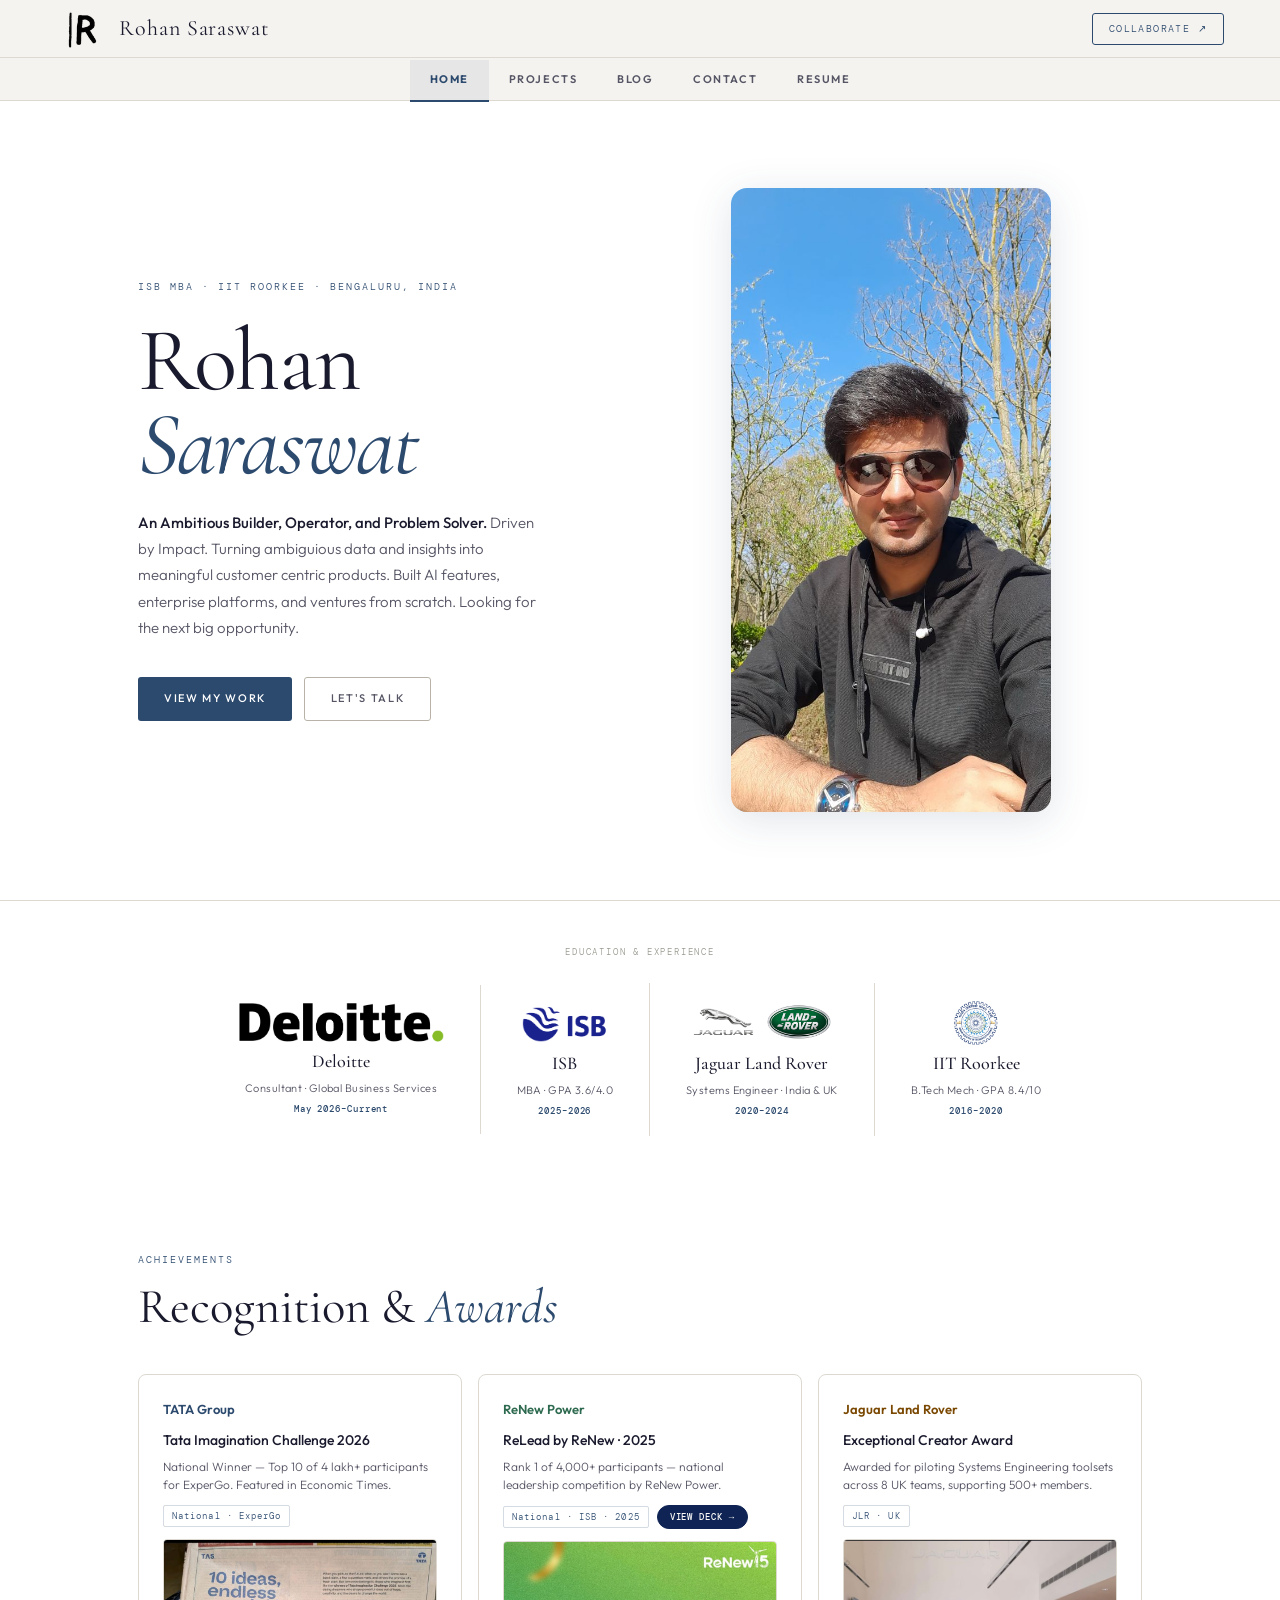
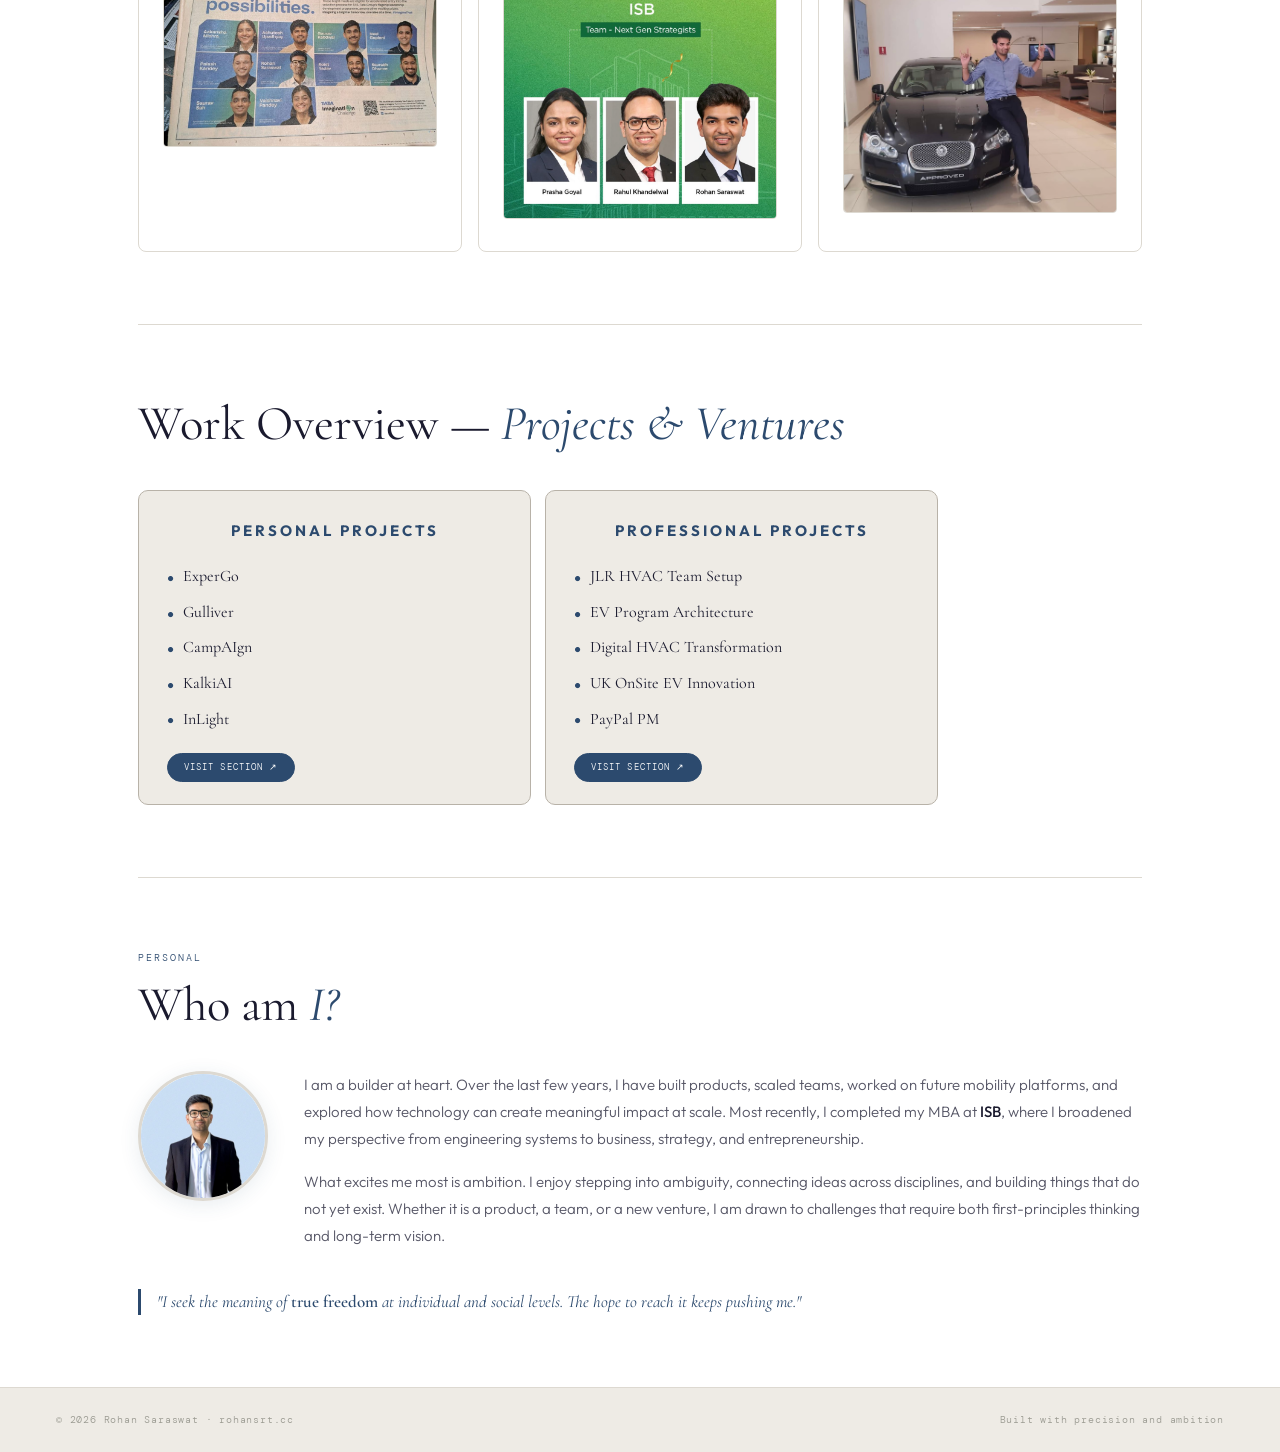
<file: index.html>
<!DOCTYPE html>
<html lang="en">
<head>
<meta charset="UTF-8"/>
<meta name="viewport" content="width=device-width,initial-scale=1.0"/>
<title>Rohan Saraswat — Builder · Operator · Problem Solver</title>
<link rel="icon" type="image/png" href="assets/images/nav-logo.png"/>
<link rel="preconnect" href="https://fonts.googleapis.com"/>
<link href="https://fonts.googleapis.com/css2?family=Cormorant+Garamond:ital,wght@0,300;0,400;0,600;1,300;1,400&family=DM+Mono:wght@300;400;500&family=Outfit:wght@300;400;500;600&display=swap" rel="stylesheet"/>
<link rel="stylesheet" href="css/styles.css"/>

</head>
<body>

<nav>
  <div class="nav-top">
    <a class="nav-logo" href="index.html">
      <img src="assets/images/nav-logo.png" alt="IR"/>
      <span class="nav-logo-text">Rohan Saraswat</span>
    </a>
    <a class="nav-cta" href="contact.html">Collaborate ↗</a>
  </div>
  <div class="nav-tabs">
    <a class="nav-tab active" data-page="home" href="index.html">Home</a>
    <a class="nav-tab" data-page="projects" href="projects.html">Projects</a>
    <a class="nav-tab" data-page="blog" href="blog.html">Blog</a>
    <a class="nav-tab" data-page="contact" href="contact.html">Contact</a>
    <a class="nav-tab" data-page="resume" href="resume.html">Resume</a>
  </div>
</nav>

<!-- ═══════════════ HOME ═══════════════ -->
<div class="page active" id="page-home">
  <div class="wrap">
    <div class="hero">
      <div class="hero-left">
        <p class="hero-eyebrow">ISB MBA · IIT Roorkee · Bengaluru, India</p>
        <h1 class="hero-name">Rohan<br/><em>Saraswat</em></h1>
        <p class="hero-tagline"><strong>An Ambitious Builder, Operator, and Problem Solver.</strong> Driven by Impact. Turning ambiguious data and insights into meaningful customer centric products. Built AI features, enterprise platforms, and ventures from scratch. Looking for the next big opportunity.</p>
        <div class="hero-ctas">
          <a class="btn btn-navy" href="projects.html">View My Work</a>
          <a class="btn btn-outline" href="contact.html">Let's Talk</a>
        </div>
      </div>
      <div class="hero-right">
        <div class="hero-right-bg"></div>
        <img src="assets/images/hero-photo.jpg" alt="Rohan Saraswat" class="hero-photo"/>
      </div>
    </div>
  </div>

  <div class="orgs-section">
    <div class="wrap">
      <p class="orgs-label">Education &amp; Experience</p>
      <div class="orgs-row">
        <div class="org-pill"><img src="assets/images/Deloitte Logo.png" alt="Deloitte" class="org-icon" style="height:40px"/><div class="org-name">Deloitte</div><div class="org-detail">Consultant · Global Business Services</div><div class="org-tenure">May 2026–Current</div></div>
        <div class="org-pill"><img src="assets/images/Logo ISB.png" alt="ISB" class="org-icon" height="58"/><div class="org-name">ISB</div><div class="org-detail">MBA · GPA 3.6/4.0</div><div class="org-tenure">2025–2026</div></div>
        <div class="org-pill"><img src="assets/images/Logo JLR.png" alt="Jaguar Land Rover" class="org-icon" height="58"/><div class="org-name">Jaguar Land Rover</div><div class="org-detail">Systems Engineer · India &amp; UK</div><div class="org-tenure">2020–2024</div></div>
        <div class="org-pill"><img src="assets/images/Logo IIT Roorkee.png" alt="IIT Roorkee" class="org-icon" height="58"/><div class="org-name">IIT Roorkee</div><div class="org-detail">B.Tech Mech · GPA 8.4/10</div><div class="org-tenure">2016–2020</div></div>
      </div>
    </div>
  </div>

  <div class="wrap">
    <div class="section">
      <p class="eyebrow">Achievements</p>
      <h2 class="section-title">Recognition &amp; <em>Awards</em></h2>
      <div class="ach-grid">
        <div class="ach-card">
          <div class="ach-org ach-org--navy">TATA Group</div>
          <div class="ach-title">Tata Imagination Challenge 2026</div>
          <div class="ach-sub">National Winner — Top 10 of 4 lakh+ participants for ExperGo. Featured in Economic Times.</div>
          <div class="ach-tag">National · ExperGo</div>
          <img src="assets/images/achievement-tata.jpg" alt="TIC Economic Times feature" class="tic-img"/>
        </div>
        <div class="ach-card">
          <div class="ach-org ach-org--green">ReNew Power</div>
          <div class="ach-title">ReLead by ReNew · 2025</div>
          <div class="ach-sub">Rank 1 of 4,000+ participants — national leadership competition by ReNew Power.</div>
          <div class="ach-tag-row">
            <div class="ach-tag">National · ISB · 2025</div>
            <a class="ach-deck-link" href="assets/pdf/ISB_NextGenStrategists_Final_Deck.pdf" target="_blank" rel="noopener">View Deck →</a>
          </div>
          <img src="assets/images/Image for ReNew Power box.png" alt="Image for Renew Power achievement" class="tic-img"/>
        </div>
        <div class="ach-card">
          <div class="ach-org ach-org--amber">Jaguar Land Rover</div>
          <div class="ach-title">Exceptional Creator Award</div>
          <div class="ach-sub">Awarded for piloting Systems Engineering toolsets across 8 UK teams, supporting 500+ members.</div>
          <div class="ach-tag">JLR · UK</div>
          <img src="assets/images/Image for Exceptional Creator box.jpg" alt="Image for exceptional creator award" class="tic-img"/>
        </div>
      </div>
    </div>

    <div class="section">
      <h2 class="section-title">Work Overview — <em>Projects &amp; Ventures</em></h2>
      <div class="proj-summary-grid">
        <a class="proj-summary-card" href="projects.html#self">
          <div class="proj-summary-header">
            <div class="proj-summary-header-text">
              <span class="proj-summary-label">Personal Projects</span>
            </div>
          </div>
          <div class="proj-summary-list">
            <div class="proj-summary-item">ExperGo</div>
            <div class="proj-summary-item">Gulliver</div>
            <div class="proj-summary-item">CampAIgn</div>
            <div class="proj-summary-item">KalkiAI</div>
            <div class="proj-summary-item">InLight</div>
          </div>
          <div class="proj-summary-cta">Visit Section ↗</div>
        </a>
        <a class="proj-summary-card" href="projects.html#professional">
          <div class="proj-summary-header">
            <div class="proj-summary-header-text">
              <span class="proj-summary-label">Professional Projects</span>
            </div>
          </div>
          <div class="proj-summary-list">
            <div class="proj-summary-item">JLR HVAC Team Setup</div>
            <div class="proj-summary-item">EV Program Architecture</div>
            <div class="proj-summary-item">Digital HVAC Transformation</div>
            <div class="proj-summary-item">UK OnSite EV Innovation</div>
            <div class="proj-summary-item">PayPal PM</div>
          </div>
          <div class="proj-summary-cta">Visit Section ↗</div>
        </a>
      </div>
    </div>

    <div class="section">
      <p class="eyebrow">Personal</p>
      <h2 class="section-title">Who am <em>I?</em></h2>
      <div class="about-hero">
        <div class="about-photo-circle"><img src="assets/images/about-photo.jpg" alt="Rohan Saraswat"/></div>
        <div class="flex-1">
          <div class="about-body">
            <p>I am a builder at heart. Over the last few years, I have built products, scaled teams, worked on future mobility platforms, and explored how technology can create meaningful impact at scale. Most recently, I completed my MBA at <strong>ISB</strong>, where I broadened my perspective from engineering systems to business, strategy, and entrepreneurship.</p>
            <p>What excites me most is ambition. I enjoy stepping into ambiguity, connecting ideas across disciplines, and building things that do not yet exist. Whether it is a product, a team, or a new venture, I am drawn to challenges that require both first-principles thinking and long-term vision.</p>
          </div>
        </div>
      </div>
      <p class="blog-freedom-line">"I seek the meaning of <em>true freedom</em> at individual and social levels. The hope to reach it keeps pushing me."</p>
    </div>
  </div>
</div>

<footer>
  <span class="footer-text">© 2026 Rohan Saraswat · rohansrt.cc</span>
  <span class="footer-text">Built with precision and ambition</span>
</footer>

<script src="js/app.js"></script>
</body>
</html>
</file>
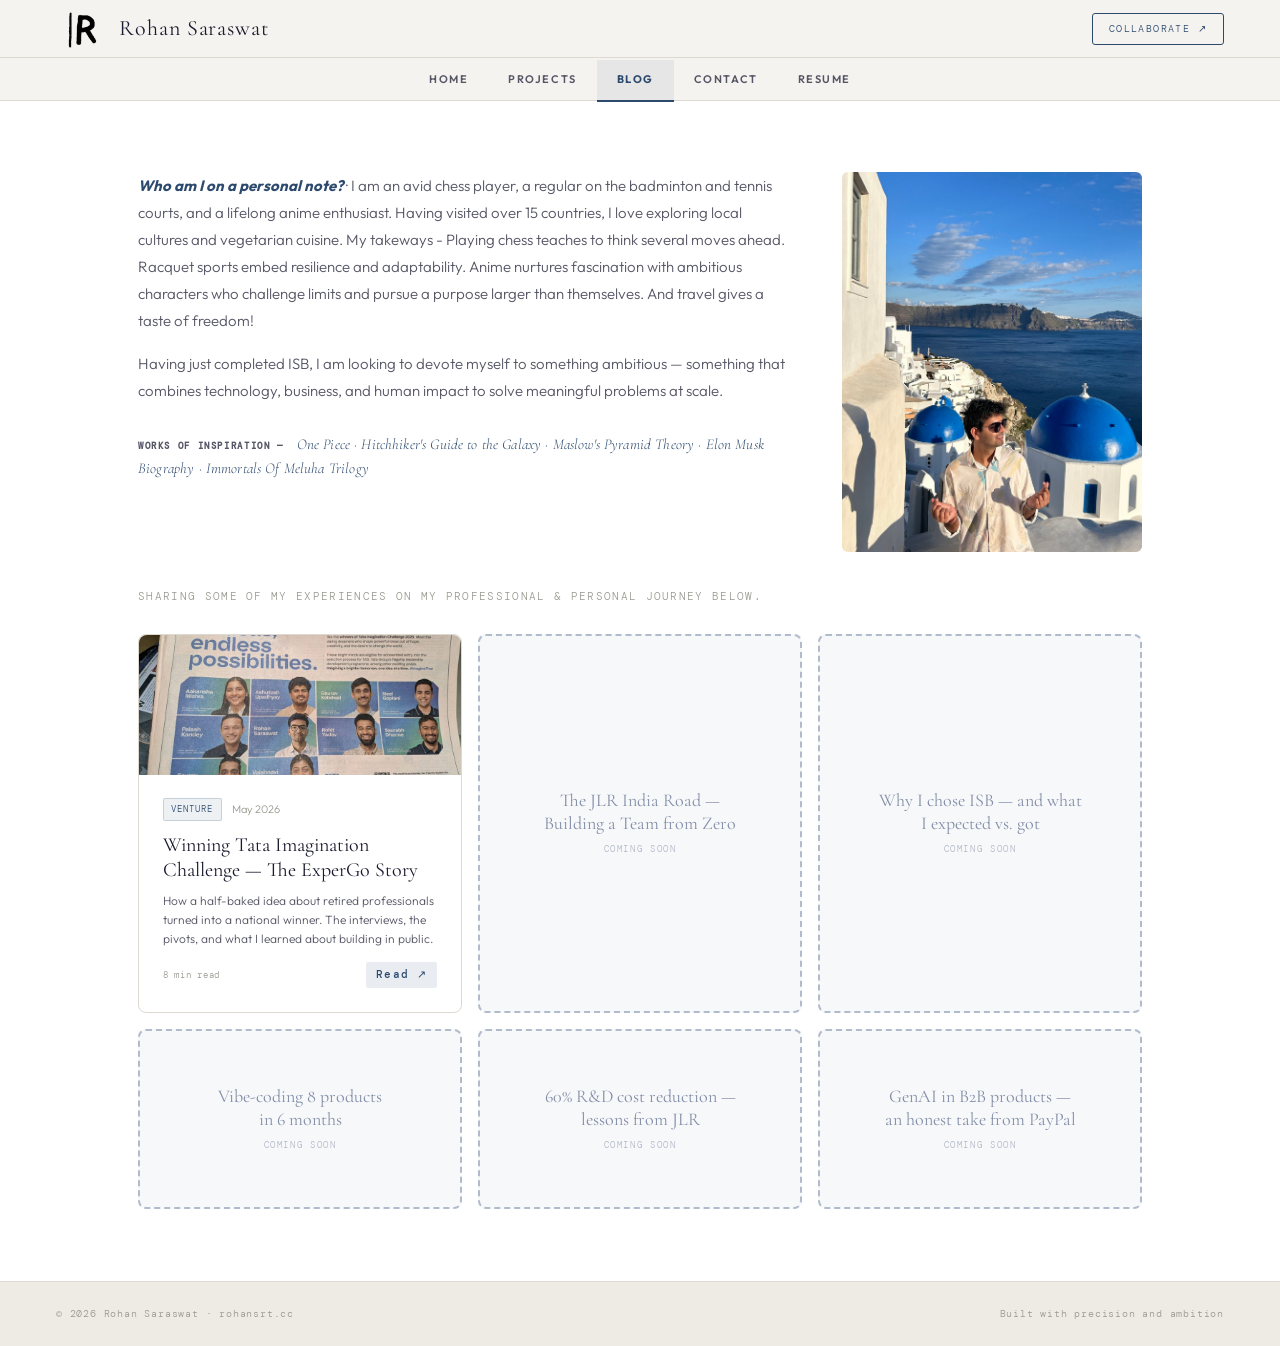
<file: blog.html>
<!DOCTYPE html>
<html lang="en">
<head>
<meta charset="UTF-8"/>
<meta name="viewport" content="width=device-width,initial-scale=1.0"/>
<title>Rohan Saraswat — Blog</title>
<link rel="icon" type="image/png" href="assets/images/nav-logo.png"/>
<link rel="preconnect" href="https://fonts.googleapis.com"/>
<link href="https://fonts.googleapis.com/css2?family=Cormorant+Garamond:ital,wght@0,300;0,400;0,600;1,300;1,400&family=DM+Mono:wght@300;400;500&family=Outfit:wght@300;400;500;600&display=swap" rel="stylesheet"/>
<link rel="stylesheet" href="css/styles.css"/>
</head>
<body>

<nav>
  <div class="nav-top">
    <a class="nav-logo" href="index.html">
      <img src="assets/images/nav-logo.png" alt="IR"/>
      <span class="nav-logo-text">Rohan Saraswat</span>
    </a>
    <a class="nav-cta" href="contact.html">Collaborate ↗</a>
  </div>
  <div class="nav-tabs">
    <a class="nav-tab" data-page="home" href="index.html">Home</a>
    <a class="nav-tab" data-page="projects" href="projects.html">Projects</a>
    <a class="nav-tab active" data-page="blog" href="blog.html">Blog</a>
    <a class="nav-tab" data-page="contact" href="contact.html">Contact</a>
    <a class="nav-tab" data-page="resume" href="resume.html">Resume</a>
  </div>
</nav>

<!-- ═══════════════ BLOG ═══════════════ -->
<div class="page active" id="page-blog">
  <div class="wrap">
    <div class="section">
      <div class="blog-intro-split">
        <div class="blog-intro-text">
          <div class="about-body" style="margin-bottom:28px">
            <p><span style="font-style:italic;color:#2c4a6e;font-weight:700;">Who am I on a personal note?</span> · I am an avid chess player, a regular on the badminton and tennis courts, and a lifelong anime enthusiast. Having visited over 15 countries, I love exploring local cultures and vegetarian cuisine. My takeways - Playing chess teaches to think several moves ahead. Racquet sports embed resilience and adaptability. Anime nurtures fascination with ambitious characters who challenge limits and pursue a purpose larger than themselves. And travel gives a taste of freedom!</p>
            <p>Having just completed ISB, I am looking to devote myself to something ambitious — something that combines technology, business, and human impact to solve meaningful problems at scale.</p>
          </div>
          <div class="inspo-inline">
            <span class="inspo-label" style="display:inline;margin-right:10px">Works of inspiration —</span>
            <span class="inspo-inline-tags">One Piece · Hitchhiker's Guide to the Galaxy · Maslow's Pyramid Theory · Elon Musk Biography · Immortals Of Meluha Trilogy </span>
          </div>
        </div>
        <div class="blog-intro-image">
          <img src="assets/images/Rohan Greece.jpg" alt="Rohan in Greece" class="blog-intro-img"/>
        </div>
      </div>
      <p class="blog-sharing-line">Sharing some of my experiences on my professional &amp; personal journey below.</p>
      <div class="blog-grid">
        <div class="blog-card blog-card--live" id="tic-blog-card" role="button" tabindex="0" aria-label="Read blog post: Winning Tata Imagination Challenge">
          <img src="assets/images/achievement-tata.jpg" alt="Tata Imagination Challenge" class="blog-card-thumb"/>
          <div class="blog-meta"><span class="blog-tag blog-tag-venture">Venture</span><span class="blog-date">May 2026</span></div>
          <div class="blog-title">Winning Tata Imagination Challenge — The ExperGo Story</div>
          <div class="blog-excerpt">How a half-baked idea about retired professionals turned into a national winner. The interviews, the pivots, and what I learned about building in public.</div>
          <div class="blog-footer"><span class="blog-read">8 min read</span><span class="blog-status-live">Read ↗</span></div>
        </div>
        <div class="blog-card blog-card--placeholder">
          <div class="blog-ph-inner">
            <div class="blog-ph-name">The JLR India Road —<br/>Building a Team from Zero</div>
            <span class="blog-ph-label">Coming Soon</span>
          </div>
        </div>
        <div class="blog-card blog-card--placeholder">
          <div class="blog-ph-inner">
            <div class="blog-ph-name">Why I chose ISB — and what<br/>I expected vs. got</div>
            <span class="blog-ph-label">Coming Soon</span>
          </div>
        </div>
        <div class="blog-card blog-card--placeholder">
          <div class="blog-ph-inner">
            <div class="blog-ph-name">Vibe-coding 8 products<br/>in 6 months</div>
            <span class="blog-ph-label">Coming Soon</span>
          </div>
        </div>
        <div class="blog-card blog-card--placeholder">
          <div class="blog-ph-inner">
            <div class="blog-ph-name">60% R&amp;D cost reduction —<br/>lessons from JLR</div>
            <span class="blog-ph-label">Coming Soon</span>
          </div>
        </div>
        <div class="blog-card blog-card--placeholder">
          <div class="blog-ph-inner">
            <div class="blog-ph-name">GenAI in B2B products —<br/>an honest take from PayPal</div>
            <span class="blog-ph-label">Coming Soon</span>
          </div>
        </div>
      </div>
    </div>
  </div>
</div>

<footer>
  <span class="footer-text">© 2026 Rohan Saraswat · rohansrt.cc</span>
  <span class="footer-text">Built with precision and ambition</span>
</footer>

<!-- TIC Blog Modal -->
<div id="tic-blog-modal" class="blg-overlay" role="dialog" aria-modal="true" aria-label="Winning Tata Imagination Challenge blog post">
  <div class="blg-modal">
    <button class="blg-close-btn" aria-label="Close">✕</button>

    <div class="blg-header">
      <div class="blg-header-meta">
        <span class="blog-tag blog-tag-venture">Venture</span>
        <span class="blog-date">May 2026</span>
        <span class="blg-read-time">8 min read</span>
      </div>
      <h1 class="blg-title">Winning Tata Imagination Challenge: Five Rounds, One Idea, and a Very Busy Summer</h1>
    </div>

    <img src="assets/images/achievement-tata.jpg" alt="Tata Imagination Challenge — Economic Times feature" class="blg-hero-img"/>

    <div class="blg-body">
      <p>When I joined ISB, I expected the year to be intense. I expected classes, assignments, networking events, and eventually placements. What I did not expect was that one of the most memorable experiences of the year would come from a business idea competition.</p>

      <p>The Tata Imagination Challenge started as just another opportunity on my calendar. Like many students, I signed up thinking it would be a good learning experience. I had no idea that a few months later I would be standing among the winners of one of India's most prestigious business challenges.</p>

      <p>The idea I entered with was ExperGO, a platform built around a simple observation. After seeing my father retire from the Indian Railways, I began wondering what happens to decades of experience when professionals leave the workforce. India has millions of retired experts, yet startups struggle to find affordable guidance and students often graduate without practical industry exposure. It felt like there was a gap worth solving.</p>

      <p>The competition was structured across five stages, and each stage demanded something different.</p>

      <p>The early rounds rewarded creativity. A good idea and a compelling story could take you forward. But as the competition progressed, the questions became harder and more practical. Judges wanted to understand the business model, the economics, the scalability, and the real-world challenges. Every round felt like peeling another layer off the idea.</p>

      <p>I quickly realised that progressing in the competition was less about defending my original concept and more about improving it.</p>

      <p>One person who played a major role in that process was my mentor, Manzar. Throughout the journey, he consistently challenged my assumptions and pushed me to think more clearly. Whenever my pitch became too complicated, he reminded me to focus on the problem. Whenever I got lost in details, he brought me back to the bigger picture.</p>

      <p>The best mentors do not give answers. They help you discover better questions. Manzar did exactly that.</p>

      <p>As exciting as the competition was, the timing could not have been more challenging.</p>

      <p>The final stages coincided almost perfectly with placement season at ISB. Anyone who has experienced placements knows how mentally consuming that period can be. There is preparation, uncertainty, interview schedules, networking conversations, and the constant pressure of making important career decisions.</p>

      <p>For several weeks, my days felt split between two worlds. One part of the day was dedicated to placements. The other was spent refining pitches, reviewing feedback, and preparing for the next round of the competition. There were many late nights and more than a few moments when I questioned whether I had taken on too much.</p>

      <p>Looking back, that balancing act taught me as much as the competition itself.</p>

      <p>The day the results were announced is difficult to describe. Winning felt wonderful, of course. But the strongest emotion was not excitement. It was gratitude. Gratitude for the mentors who invested their time, the friends who listened to endless pitch rehearsals, and the opportunity to test an idea on such a large stage.</p>

      <p>The trophy was meaningful, but the bigger takeaway was confidence.</p>

      <p>Confidence that ideas can come from everyday observations. Confidence that good mentorship can dramatically improve your thinking. And confidence that even during the busiest phases of life, it is worth making room for something you genuinely believe in.</p>

      <p>Long after the certificates and photographs are forgotten, that is probably the lesson I will remember most.</p>
    </div>
  </div>
</div>

<script>
(function() {
  var overlay = document.getElementById('tic-blog-modal');
  var card = document.getElementById('tic-blog-card');
  var scrollY = 0;

  function openModal() {
    scrollY = window.scrollY;
    overlay.classList.add('open');
    document.body.style.position = 'fixed';
    document.body.style.top = '-' + scrollY + 'px';
    document.body.style.width = '100%';
    document.body.style.overflowY = 'scroll';
  }

  function closeModal() {
    overlay.classList.remove('open');
    document.body.style.position = '';
    document.body.style.top = '';
    document.body.style.width = '';
    document.body.style.overflowY = '';
    window.scrollTo(0, scrollY);
  }

  if (card) {
    card.addEventListener('click', openModal);
    card.addEventListener('keydown', function(e) {
      if (e.key === 'Enter' || e.key === ' ') { e.preventDefault(); openModal(); }
    });
  }

  overlay.querySelector('.blg-close-btn').addEventListener('click', closeModal);

  overlay.addEventListener('click', function(e) {
    if (e.target === overlay) closeModal();
  });

  document.addEventListener('keydown', function(e) {
    if (e.key === 'Escape' && overlay.classList.contains('open')) closeModal();
  });
})();
</script>

<script src="js/app.js"></script>
</body>
</html>
</file>
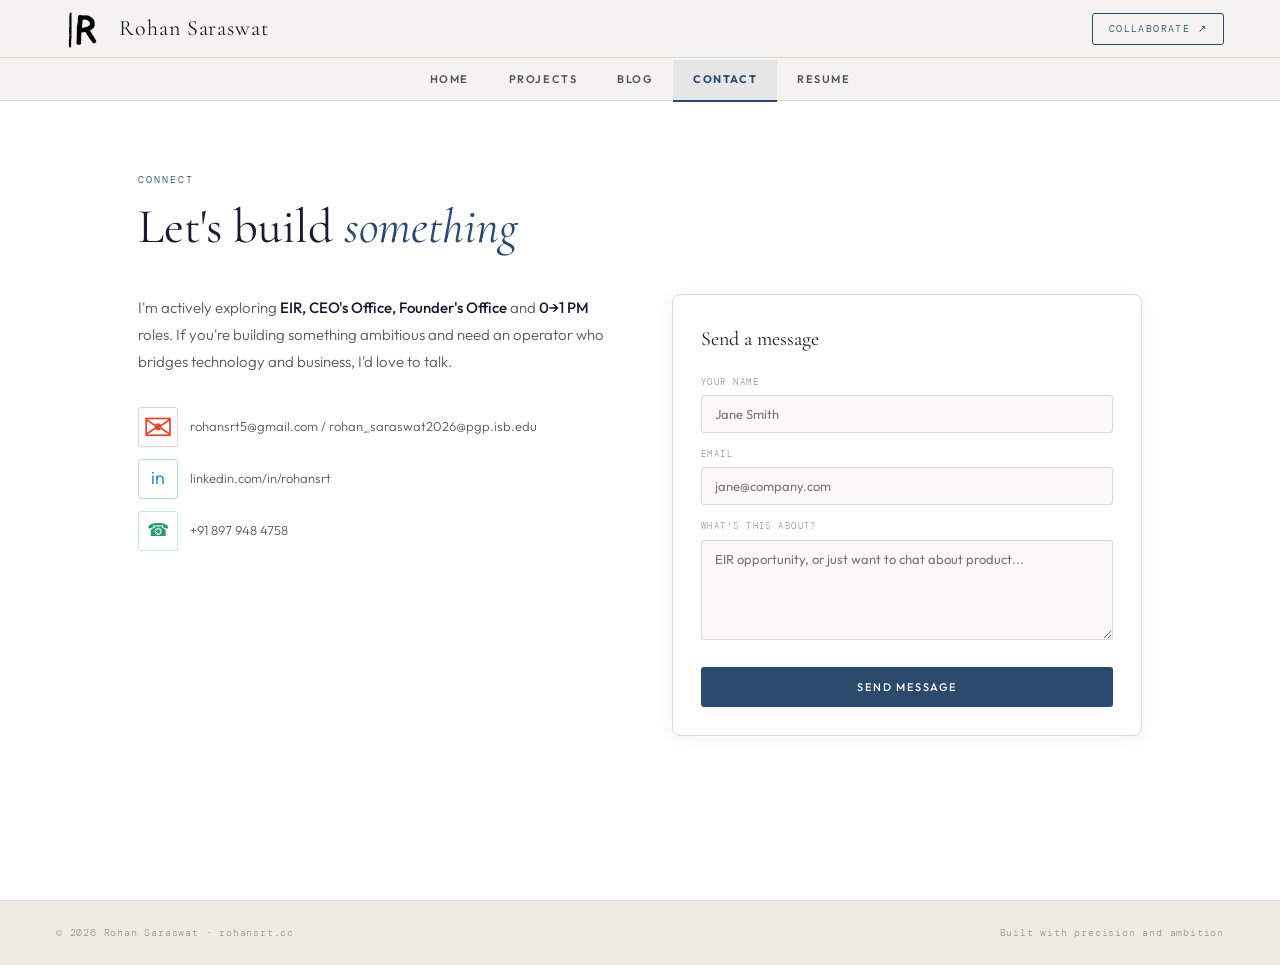
<file: contact.html>
<!DOCTYPE html>
<html lang="en">
<head>
<meta charset="UTF-8"/>
<meta name="viewport" content="width=device-width,initial-scale=1.0"/>
<title>Rohan Saraswat — Contact</title>
<link rel="icon" type="image/png" href="assets/images/nav-logo.png"/>
<link rel="preconnect" href="https://fonts.googleapis.com"/>
<link href="https://fonts.googleapis.com/css2?family=Cormorant+Garamond:ital,wght@0,300;0,400;0,600;1,300;1,400&family=DM+Mono:wght@300;400;500&family=Outfit:wght@300;400;500;600&display=swap" rel="stylesheet"/>
<link rel="stylesheet" href="css/styles.css"/>
</head>
<body>

<nav>
  <div class="nav-top">
    <a class="nav-logo" href="index.html">
      <img src="assets/images/nav-logo.png" alt="IR"/>
      <span class="nav-logo-text">Rohan Saraswat</span>
    </a>
    <a class="nav-cta" href="contact.html">Collaborate ↗</a>
  </div>
  <div class="nav-tabs">
    <a class="nav-tab" data-page="home" href="index.html">Home</a>
    <a class="nav-tab" data-page="projects" href="projects.html">Projects</a>
    <a class="nav-tab" data-page="blog" href="blog.html">Blog</a>
    <a class="nav-tab active" data-page="contact" href="contact.html">Contact</a>
    <a class="nav-tab" data-page="resume" href="resume.html">Resume</a>
  </div>
</nav>

<!-- ═══════════════ CONTACT ═══════════════ -->
<div class="page active" id="page-contact">
  <div class="wrap">
    <div class="section">
      <p class="eyebrow">Connect</p>
      <h2 class="section-title">Let's build <em>something</em></h2>
      <div class="contact-grid">
        <div>
          <p class="contact-body">I'm actively exploring <strong>EIR, CEO's Office, Founder's Office</strong> and <strong>0→1 PM</strong> roles. If you're building something ambitious and need an operator who bridges technology and business, I'd love to talk.</p>
          <div class="contact-links">
            <a href="mailto:rohansrt5@gmail.com" class="contact-link"><span class="contact-icon">✉</span>rohansrt5@gmail.com / rohan_saraswat2026@pgp.isb.edu</a>
            <a href="https://linkedin.com/in/rohansrt" target="_blank" class="contact-link"><span class="contact-icon">in</span>linkedin.com/in/rohansrt</a>
            <a href="tel:+918979484758" class="contact-link"><span class="contact-icon">☎</span>+91 897 948 4758</a>
          </div>
        </div>
        <div class="contact-form">
          <div class="form-title">Send a message</div>
          <form action="https://api.web3forms.com/submit" method="POST">
            <input type="hidden" name="access_key" value="a8c02efa-1925-42f5-9fc1-88210848b2ce"/>
            <input type="hidden" name="redirect" value="false"/>
            <div class="form-group"><label class="form-label">Your name</label><input type="text" name="name" class="form-input" placeholder="Jane Smith" required/></div>
            <div class="form-group"><label class="form-label">Email</label><input type="email" name="email" class="form-input" placeholder="jane@company.com" required/></div>
            <div class="form-group"><label class="form-label">What's this about?</label><textarea name="message" class="form-input" placeholder="EIR opportunity, or just want to chat about product..." required></textarea></div>
            <button type="submit" class="form-submit">Send Message</button>
          </form>
        </div>
      </div>
    </div>
  </div>
</div>

<footer>
  <span class="footer-text">© 2026 Rohan Saraswat · rohansrt.cc</span>
  <span class="footer-text">Built with precision and ambition</span>
</footer>

<script src="js/app.js"></script>

</body>
</html>
</file>
<file: css/styles.css>
/* ── Reset ─────────────────────────────────────────────────────────────── */
*,*::before,*::after{box-sizing:border-box;margin:0;padding:0}
html{scroll-behavior:smooth}
:root{
  --bg:#f5f3ef;
  --surface:#ffffff;
  --surface2:#eeebe5;
  --border:#ddd9d1;
  --border2:#b8b2a8;
  --navy:#2c4a6e;
  --navy-light:#4a6fa5;
  --text:#1a1a2e;
  --muted:#555565;
  --dim:#999990;
  --green:#2d6a4f;
  --amber:#7a4800;
}
body{background:#ffffff;color:var(--text);font-family:'Outfit',sans-serif;font-weight:300;line-height:1.6;min-height:100vh}
a{color:inherit;text-decoration:none}

/* ── Nav ────────────────────────────────────────────────────────────────── */
nav{position:fixed;top:0;left:0;right:0;z-index:200;background:rgba(245,243,239,0.96);backdrop-filter:blur(12px);border-bottom:1px solid var(--border);display:flex;flex-direction:column}
.nav-top{display:flex;align-items:center;justify-content:space-between;padding:0 56px;height:58px;border-bottom:1px solid var(--border)}
.nav-logo{display:flex;align-items:center;gap:10px;cursor:pointer;text-decoration:none}
.nav-logo img{height:38px;width:auto;filter:brightness(0)}
.nav-logo-text{font-family:'Cormorant Garamond',serif;font-size:22px;font-weight:400;letter-spacing:.04em;color:var(--text)}
.nav-cta{font-family:'DM Mono',monospace;font-size:10px;letter-spacing:.14em;text-transform:uppercase;padding:7px 16px;border:1px solid var(--navy);color:var(--navy);border-radius:3px;cursor:pointer;background:none;transition:background .2s,color .2s}
.nav-cta:hover{background:var(--navy);color:#fff}
.nav-tabs{display:flex;align-items:stretch;justify-content:center;padding:0 56px;height:42px;gap:0}
.nav-tab{display:flex;align-items:center;padding:0 20px;font-size:11px;letter-spacing:.14em;text-transform:uppercase;color:var(--muted);cursor:pointer;border:none;background:none;font-family:'Outfit',sans-serif;font-weight:600;border-bottom:2px solid transparent;position:relative;top:2px;transition:color .2s,border-color .2s;white-space:nowrap}
.nav-tab:hover{color:var(--navy)}
.nav-tab.active{color:var(--navy);border-bottom-color:var(--navy);font-weight:700;background:rgba(15,36,84,0.06)}

/* ── Pages ─────────────────────────────────────────────────────────────── */
.page{display:none;min-height:100vh;padding-top:100px}
.page.active{display:block}
.wrap{max-width:1100px;margin:0 auto;padding:0 48px}
.section{padding:72px 0}
.section+.section{border-top:1px solid var(--border)}

/* ── Typography ─────────────────────────────────────────────────────────── */
.eyebrow{font-family:'DM Mono',monospace;font-size:10px;letter-spacing:.2em;text-transform:uppercase;color:var(--navy);margin-bottom:12px}
.eyebrow--section-title{font-size:13px;font-weight:700;letter-spacing:.25em;text-align:center;margin-bottom:24px}
.section-title{font-family:'Cormorant Garamond',serif;font-size:clamp(32px,3.8vw,50px);font-weight:400;line-height:1.1;margin-bottom:40px;color:var(--text)}
.section-title em{font-style:italic;color:var(--navy)}

/* ── Buttons ────────────────────────────────────────────────────────────── */
.btn{display:inline-flex;align-items:center;gap:8px;padding:12px 26px;font-family:'Outfit',sans-serif;font-size:11px;letter-spacing:.15em;text-transform:uppercase;cursor:pointer;border-radius:3px;font-weight:500;transition:all .2s}
.btn-navy{background:var(--navy);color:#fff;border:none}
.btn-navy:hover{opacity:.88;transform:translateY(-1px)}
.btn-outline{background:none;border:1px solid var(--border2);color:var(--muted)}
.btn-outline:hover{border-color:var(--navy);color:var(--navy)}

/* ── HOME: Hero ─────────────────────────────────────────────────────────── */
.hero{min-height:calc(100vh - 100px);display:grid;grid-template-columns:1fr 1fr;align-items:center}
.hero-left{padding:60px 40px 60px 0;display:flex;flex-direction:column;justify-content:center}
.hero-eyebrow{font-family:'DM Mono',monospace;font-size:10px;letter-spacing:.2em;color:var(--navy);margin-bottom:24px;text-transform:uppercase}
.hero-name{font-family:'Cormorant Garamond',serif;font-size:clamp(56px,7vw,92px);font-weight:400;line-height:.93;letter-spacing:-.02em;margin-bottom:24px;color:var(--text)}
.hero-name em{font-style:italic;color:var(--navy)}
.hero-tagline{font-size:15px;color:var(--muted);max-width:400px;line-height:1.75;margin-bottom:36px}
.hero-tagline strong{color:var(--text);font-weight:500}
.hero-ctas{display:flex;gap:12px}
.hero-right{position:relative;height:100%;min-height:500px;display:flex;align-items:center;justify-content:center;overflow:hidden}
.hero-right-bg{display:none}
.hero-photo{position:relative;z-index:2;height:78%;width:auto;max-width:320px;object-fit:cover;object-position:top center;border-radius:16px;box-shadow:0 8px 40px rgba(44,74,110,.15)}

/* ── HOME: Orgs ───────────────────────────────────────────────────────── */
.orgs-section{padding:44px 0;border-top:1px solid var(--border)}
.orgs-label{font-family:'DM Mono',monospace;font-size:9px;letter-spacing:.2em;text-transform:uppercase;color:var(--dim);margin-bottom:24px;text-align:center}
.orgs-row{display:flex;align-items:center;justify-content:center;flex-wrap:wrap}
.org-pill{display:flex;flex-direction:column;align-items:center;padding:18px 36px;border-right:1px solid var(--border);gap:4px}
.org-pill:last-child{border-right:none}
.org-icon{height:44px;width:auto;object-fit:contain}
.org-name{font-family:'Cormorant Garamond',serif;font-size:18px;font-weight:500;color:var(--text)}
.org-detail{font-size:11px;color:var(--muted);letter-spacing:.04em}
.org-tenure{font-family:'DM Mono',monospace;font-size:9px;color:var(--navy);letter-spacing:.1em;font-weight:500}

/* ── HOME: Achievements ────────────────────────────────────────────────── */
.ach-grid{display:grid;grid-template-columns:repeat(auto-fill,minmax(260px,1fr));gap:16px}
.ach-card{background:var(--surface);padding:24px;border:1px solid var(--border);border-radius:8px;transition:box-shadow .2s}
.ach-card:hover{box-shadow:0 4px 20px rgba(44,74,110,.1)}
.ach-org{font-size:13px;font-weight:600;margin-bottom:10px}
.ach-title{font-size:14px;font-weight:500;color:var(--text);margin-bottom:6px}
.ach-sub{font-size:12px;color:var(--muted);line-height:1.55}
.ach-tag-row{display:flex;align-items:center;gap:8px;margin-top:10px;flex-wrap:nowrap}
.ach-tag-row .ach-tag{margin-top:0;white-space:nowrap}
.ach-tag{display:inline-block;margin-top:10px;font-family:'DM Mono',monospace;font-size:9px;letter-spacing:.12em;padding:3px 8px;border:1px solid rgba(44,74,110,.2);color:var(--navy);border-radius:2px}
.tic-img{width:100%;border-radius:4px;margin-top:12px;border:1px solid var(--border)}

/* ── HOME: Pinned ──────────────────────────────────────────────────────── */
.pinned-grid{display:grid;grid-template-columns:repeat(3,1fr);gap:16px}
.pinned-card{background:var(--surface);padding:24px;border:1px solid var(--border);border-radius:8px;cursor:pointer;position:relative;overflow:hidden;transition:box-shadow .2s}
.pinned-card::after{content:'';position:absolute;bottom:0;left:0;right:0;height:2px;background:var(--navy);transform:scaleX(0);transform-origin:left;transition:transform .3s}
.pinned-card:hover{box-shadow:0 4px 20px rgba(44,74,110,.1)}
.pinned-card:hover::after{transform:scaleX(1)}
.pinned-stage{font-family:'DM Mono',monospace;font-size:9px;letter-spacing:.14em;text-transform:uppercase;padding:3px 8px;border-radius:2px;display:inline-block;margin-bottom:12px}
.stage-live{background:rgba(45,106,79,.08);color:var(--green);border:1px solid rgba(45,106,79,.2)}
.stage-shipped{background:rgba(44,74,110,.08);color:var(--navy);border:1px solid rgba(44,74,110,.2)}
.stage-mvp{background:rgba(122,72,0,.08);color:var(--amber);border:1px solid rgba(122,72,0,.2)}
.pinned-name{font-family:'Cormorant Garamond',serif;font-size:20px;font-weight:400;margin-bottom:6px;color:var(--text)}
.pinned-tagline{font-size:12px;color:var(--muted);line-height:1.5;margin-bottom:14px}
.pinned-arrow{font-size:11px;color:var(--navy);letter-spacing:.08em}

/* ── HOME: Project Summary ─────────────────────────────────────────────── */
.proj-summary-grid{display:grid;grid-template-columns:1fr 1fr;gap:14px;max-width:800px}
.proj-summary-card{background:var(--surface2);padding:28px 28px 22px;border:1px solid var(--border2);border-radius:10px;display:flex;flex-direction:column;cursor:pointer;transition:box-shadow .2s;text-decoration:none;color:inherit;position:relative;overflow:hidden}
.proj-summary-card::after{content:'';position:absolute;bottom:0;left:0;right:0;height:2px;background:var(--navy);transform:scaleX(0);transform-origin:left;transition:transform .3s}
.proj-summary-card:hover{box-shadow:0 4px 20px rgba(44,74,110,.1)}
.proj-summary-card:hover::after{transform:scaleX(1)}
.proj-summary-header{display:flex;align-items:center;justify-content:center;margin-bottom:16px}
.proj-summary-header-text{display:flex;flex-direction:column;gap:3px;align-items:center}
.proj-summary-label{font-family:'Outfit',sans-serif;font-size:15px;font-weight:700;letter-spacing:.2em;text-transform:uppercase;color:var(--navy);text-align:center}
.proj-summary-list{display:flex;flex-direction:column;flex:1}
.proj-summary-item{font-family:'Cormorant Garamond',serif;font-size:16px;font-weight:400;color:var(--text);padding:5px 0;display:flex;align-items:center;gap:9px}
.proj-summary-item::before{content:'•';color:var(--navy);font-size:22px;line-height:1;flex-shrink:0;font-weight:900}
.proj-summary-cta{font-family:'DM Mono',monospace;font-size:9px;letter-spacing:.12em;text-transform:uppercase;color:#fff;background:var(--navy);border:1px solid var(--navy);border-radius:20px;padding:6px 16px;margin-top:16px;display:inline-flex;align-items:center;gap:5px;align-self:flex-start;transition:background .2s,color .2s,border-color .2s}
.proj-summary-card:hover .proj-summary-cta{background:var(--navy-light);border-color:var(--navy-light)}
.ach-deck-link{display:inline-flex;align-items:center;gap:4px;margin-top:0;font-family:'DM Mono',monospace;font-size:9px;font-weight:500;letter-spacing:.1em;text-transform:uppercase;padding:4px 12px;white-space:nowrap;background:#0F2454;color:#FBFAF8;border:1.5px solid #0F2454;border-radius:20px;transition:background .2s,color .2s}
.ach-deck-link:hover{background:transparent;color:#0F2454}

/* ── ABOUT ───────────────────────────────────────────────────────────────── */
.about-hero{display:flex;gap:36px;align-items:flex-start;margin-bottom:40px}
.about-photo-circle{width:130px;height:130px;border-radius:50%;overflow:hidden;border:3px solid var(--border);box-shadow:0 4px 20px rgba(44,74,110,.1);flex-shrink:0}
.about-photo-circle img{width:100%;height:100%;object-fit:cover;object-position:top center}
.about-body{font-size:15px;color:var(--muted);line-height:1.8}
.about-body p+p{margin-top:16px}
.about-body strong{color:var(--text);font-weight:500}
.about-body em{color:var(--navy);font-style:normal}
.about-quote{border-left:3px solid var(--navy);padding:12px 20px;font-family:'Cormorant Garamond',serif;font-size:18px;font-weight:300;color:var(--muted);font-style:italic;line-height:1.5;margin:28px 0}
.inspo-label{font-family:'DM Mono',monospace;font-size:9px;letter-spacing:.18em;text-transform:uppercase;color:var(--dim);margin-bottom:10px}
.inspo-tags{display:flex;flex-wrap:wrap;gap:8px}
.inspo-tag{padding:5px 12px;border:1px solid var(--border2);font-size:12px;color:var(--muted);border-radius:3px}
.seeking-box{border:1px solid var(--border);border-radius:6px;padding:20px 24px;margin-top:24px;background:var(--surface)}
.seeking-row{display:flex;align-items:center;gap:10px;font-size:13px;color:var(--muted);padding:6px 0}
.seeking-row span:first-child{color:var(--navy)}

/* ── ABOUT: Timeline ─────────────────────────────────────────────────────── */
.timeline-grid{display:grid;grid-template-columns:1fr 1fr;gap:60px}
.tl-wrap{position:relative;padding-left:24px}
.tl-wrap::before{content:'';position:absolute;left:0;top:6px;bottom:6px;width:1px;background:var(--border)}
.tl-item{position:relative;margin-bottom:32px}
.tl-dot{position:absolute;left:-29px;top:5px;width:10px;height:10px;border-radius:50%;background:var(--bg);border:2px solid var(--navy);box-shadow:0 0 0 3px rgba(44,74,110,.1)}
.tl-dot.dim{border-color:var(--dim);box-shadow:none}
.tl-date{font-family:'DM Mono',monospace;font-size:9px;color:var(--navy);letter-spacing:.1em;margin-bottom:4px}
.tl-date.dim{color:var(--dim)}
.tl-role{font-size:14px;font-weight:500;color:var(--text)}
.tl-org{font-size:12px;color:var(--muted);margin-bottom:6px}
.tl-impact{font-size:12px;color:var(--dim);line-height:1.6}
.skill-cluster-name{font-family:'DM Mono',monospace;font-size:9px;font-weight:700;letter-spacing:.18em;text-transform:uppercase;color:var(--navy);margin-bottom:12px;padding-bottom:8px;border-bottom:1px solid var(--border)}
.skill-list{display:flex;flex-direction:column;gap:7px}
.skill-item{font-size:13px;color:var(--muted);display:flex;gap:8px;align-items:center}
.skill-item::before{content:'—';color:var(--dim);font-size:10px;flex-shrink:0}
.skills-cols{display:grid;grid-template-columns:repeat(3,1fr);gap:32px}
@media(max-width:680px){.skills-cols{grid-template-columns:1fr;gap:20px}}

/* ── PROJECTS ────────────────────────────────────────────────────────────── */
.proj-section-header{display:flex;align-items:baseline;gap:16px;margin-bottom:20px}
.proj-section-label{font-family:'Cormorant Garamond',serif;font-size:24px;font-weight:400;color:var(--text)}
.proj-count{font-family:'DM Mono',monospace;font-size:9px;color:var(--dim);letter-spacing:.08em}
.proj-grid{display:grid;grid-template-columns:repeat(2,1fr);gap:16px}

/* ── Two-column project layout ─────────────────────────────────────────── */
.proj-columns{display:grid;grid-template-columns:1fr 1fr;gap:32px;align-items:start}
.proj-col{}
.proj-col-header{margin-bottom:20px;padding-bottom:14px;border-bottom:2px solid var(--navy)}
.proj-col-title{font-family:'Cormorant Garamond',serif;font-size:22px;font-weight:500;color:var(--text)}
.proj-col-sub{font-family:'DM Mono',monospace;font-size:9px;letter-spacing:.12em;color:var(--dim);margin-top:3px;text-transform:uppercase}
.sticky-board{display:flex;flex-direction:column;gap:14px}

/* ── Sticky card ────────────────────────────────────────────────────────── */
.sticky-card{background:#fff;border:1px solid #e0dbd4;border-radius:4px;padding:18px 20px;position:relative;transition:box-shadow .25s,transform .25s;cursor:default}
.sticky-card::before{content:'';position:absolute;top:0;left:0;right:0;height:3px;border-radius:4px 4px 0 0;background:var(--navy);opacity:.3}
.sticky-card:hover{box-shadow:0 6px 24px rgba(44,74,110,.13);transform:translateY(-2px) rotate(0deg) !important}
.sticky-yellow{background:#fefce8}
.sticky-yellow::before{background:#7a4800}
.sticky-tilt-1{transform:rotate(-0.4deg)}
.sticky-tilt-2{transform:rotate(0.3deg)}
.sticky-tilt-3{transform:rotate(-0.2deg)}
.sticky-top{display:flex;align-items:center;justify-content:space-between;margin-bottom:8px}
.sticky-name{font-family:'Cormorant Garamond',serif;font-size:20px;font-weight:500;color:var(--text);line-height:1.2;margin-bottom:5px}
.sticky-line{font-size:12px;color:var(--muted);line-height:1.55}
.sticky-expand-btn{margin-top:12px;font-family:'DM Mono',monospace;font-size:9px;letter-spacing:.14em;text-transform:uppercase;background:none;border:1px solid var(--border2);color:var(--navy);padding:4px 10px;border-radius:2px;cursor:pointer;transition:background .15s,color .15s}
.sticky-expand-btn:hover{background:var(--navy);color:#fff}
.sticky-expand-btn.open{background:var(--navy);color:#fff}
.sticky-details{display:none;margin-top:12px;padding-top:12px;border-top:1px solid var(--border)}
.sticky-details.open{display:block}
.sticky-meta{margin-bottom:8px}
.sticky-meta .meta-label{display:block;margin-bottom:2px}

@media(max-width:900px){.proj-columns{grid-template-columns:1fr}}

.proj-card{background:var(--surface);padding:20px 24px;border:1px solid var(--border);border-radius:8px;transition:box-shadow .2s}
.proj-card:hover{box-shadow:0 4px 20px rgba(44,74,110,.1)}
.proj-card-header{display:flex;align-items:center;justify-content:space-between;gap:8px;cursor:pointer;user-select:none;margin-bottom:6px}
.proj-card-header-left{display:flex;align-items:center;gap:8px}
.proj-card-header-right{display:flex;align-items:center;gap:8px;flex-shrink:0}
.proj-role{font-family:'DM Mono',monospace;font-size:9px;color:var(--dim);letter-spacing:.08em}
.proj-name{font-family:'Cormorant Garamond',serif;font-size:21px;font-weight:400;color:var(--text);line-height:1.2;margin-bottom:4px}
.proj-tagline{font-size:12px;color:var(--muted);line-height:1.5;margin-bottom:10px}
.proj-tags{display:flex;flex-wrap:wrap;gap:5px}
.proj-tag{font-size:10px;padding:2px 7px;background:var(--surface2);color:var(--muted);border-radius:2px}
.proj-expand-btn{width:28px;height:28px;border-radius:50%;border:1px solid var(--border2);background:none;cursor:pointer;display:flex;align-items:center;justify-content:center;font-size:16px;color:var(--navy);flex-shrink:0;transition:background .2s,transform .3s;line-height:1;font-weight:300}
.proj-expand-btn:hover{background:var(--surface2)}
.proj-expand-btn.open{transform:rotate(45deg)}
.proj-details{display:none;margin-top:16px;padding-top:16px;border-top:1px solid var(--border)}
.proj-details.open{display:block}
.proj-meta-grid{display:grid;grid-template-columns:1fr 1fr;gap:12px;margin-bottom:14px}
.meta-label{font-family:'DM Mono',monospace;font-size:8px;letter-spacing:.14em;text-transform:uppercase;color:var(--dim);margin-bottom:3px}
.meta-val{font-size:12px;color:var(--muted);line-height:1.45}
.meta-val strong{color:var(--text);font-weight:500}
.proj-footer{display:flex;justify-content:space-between;align-items:center;margin-top:12px}
.proj-link{font-family:'DM Mono',monospace;font-size:10px;letter-spacing:.1em;color:var(--navy);display:flex;align-items:center;gap:5px;transition:gap .2s;cursor:pointer}
.proj-link:hover{gap:9px}
.proj-link-na{font-family:'DM Mono',monospace;font-size:10px;color:var(--dim);letter-spacing:.06em}
.proj-showcase{width:100%;max-width:960px;margin:0 auto}
.proj-sep{margin-top:48px;padding-top:40px;border-top:1px solid var(--border)}
.proj-divider{height:1px;background:var(--border);margin:14px 0}

/* ── Projects row ────────────────────────────────────────────────────────── */
#page-projects .wrap{max-width:1100px}

/* ── Project Category Tabs ── */
.proj-tabs{
  display:flex;
  gap:0;
  border-bottom:1px solid var(--border);
  margin-bottom:0;
}
.proj-tab{
  font-family:'Outfit',sans-serif;
  font-size:11px;
  letter-spacing:.14em;
  text-transform:uppercase;
  color:var(--muted);
  background:none;
  border:none;
  border-bottom:2px solid transparent;
  padding:0 28px 14px 0;
  cursor:pointer;
  position:relative;
  bottom:-1px;
  transition:color .2s,border-color .2s;
  font-weight:300;
}
.proj-tab:hover{color:var(--navy)}
.proj-tab.active{color:var(--navy);border-bottom-color:var(--navy);font-weight:500}

/* ── Project Tab Panels ── */
.proj-tab-panel{display:none}
.proj-tab-panel.active{display:block}

.proj-cards-row{
  display:grid;
  grid-template-columns:repeat(3,1fr);
  gap:16px;
  margin-top:40px;
}

/* ── ExperGo Card ────────────────────────────────────────────────────────── */
.eg-card{
  background:#FBFAF8;
  border:2px solid #0F2454;
  border-radius:20px;
  padding:22px 22px 0 22px;
  box-sizing:border-box;
  display:flex;
  flex-direction:column;
  aspect-ratio:4/3;
  overflow:hidden;
  min-width:0;
}

.eg-card--placeholder{
  border:2px dashed #b0bbcc;
  background:#f7f8fa;
  display:flex;
  align-items:center;
  justify-content:center;
  aspect-ratio:4/3;
  border-radius:20px;
}
.eg-placeholder-inner{opacity:0.35}
.eg-placeholder-label{
  font-family:'DM Mono',monospace;
  font-size:10px;
  letter-spacing:3px;
  color:#0F2454;
  text-transform:uppercase;
}

/* Named placeholder (Gulliver, CampAIgn) */
.eg-named-placeholder{
  display:flex;
  flex-direction:column;
  align-items:center;
  gap:10px;
}
.eg-np-name{
  font-family:'Cormorant Garamond',serif;
  font-size:clamp(22px,2.4vw,40px);
  font-weight:400;
  color:#0F2454;
  letter-spacing:-0.01em;
  opacity:0.55;
  line-height:1;
}
.eg-named-placeholder .eg-placeholder-label{opacity:0.35}


/* Row 1: title left, VIEW MVP right — same baseline */
.eg-row1{
  display:flex;
  align-items:flex-start;
  justify-content:space-between;
  gap:10px;
  flex-shrink:0;
  min-width:0;
}
.eg-title{
  font-family:'Cormorant Garamond',serif;
  font-size:clamp(19px,2.04vw,32.6px);
  font-weight:400;
  color:#0F2454;
  line-height:0.95;
  letter-spacing:-0.01em;
  min-width:0;
}
.eg-title--sm{
  font-size:clamp(22px,2.4vw,38px);
}
.eg-mvp-btn{
  display:inline-flex;
  align-items:center;
  gap:6px;
  padding:0 14px;
  height:34px;
  white-space:nowrap;
  flex-shrink:0;
  border:2px solid #173F7A;
  border-radius:8px;
  font-family:'DM Mono',monospace;
  font-size:10px;
  font-weight:500;
  color:#0F2454;
  text-decoration:none;
  letter-spacing:0.08em;
  transition:background .2s,color .2s;
  margin-top:4px;
}
.eg-mvp-btn:hover{background:#0F2454;color:#FBFAF8}
.eg-mvp-arrow{font-size:12px}

/* Short navy divider under title */
.eg-divider{
  width:32px;
  height:3px;
  background:#173F7A;
  margin:10px 0 0 0;
  flex-shrink:0;
}

/* Middle row: tagline+category left, hero right */
.eg-row3{
  display:flex;
  align-items:center;
  gap:8px;
  flex:1;
  min-height:0;
  min-width:0;
  margin-top:12px;
}
.eg-left{
  flex:1 1 45%;
  min-width:0;
  display:flex;
  flex-direction:column;
  justify-content:center;
  gap:8px;
}
.eg-tagline{
  font-family:'DM Mono',monospace;
  font-size:clamp(8.5px,0.78vw,11px);
  line-height:1.85;
  color:#0F2454;
}
.eg-category{
  font-family:'DM Mono',monospace;
  font-size:clamp(7px,0.62vw,9px);
  font-weight:700;
  letter-spacing:2px;
  color:#173F7A;
  text-transform:uppercase;
}
.eg-right{
  flex:1 1 52%;
  min-width:0;
  display:flex;
  align-items:center;
  justify-content:center;
  min-height:0;
  overflow:hidden;
}
.eg-hero-img{
  width:100%;
  height:auto;
  object-fit:contain;
  display:block;
}

/* Rule above strip */
.eg-hr{
  border:none;
  border-top:1px solid #E0E0E0;
  margin:14px 0 0;
  flex-shrink:0;
}

/* Bottom strip: 4 equal blocks with pipe separators */
.eg-strips{
  display:flex;
  align-items:stretch;
  height:56px;
  flex-shrink:0;
  overflow:hidden;
  padding:0;
}
.eg-strip-item{
  display:flex;
  flex-direction:column;
  align-items:center;
  justify-content:center;
  gap:5px;
  flex:1 1 0;
  padding:0 4px;
  min-width:0;
}
.eg-strip-sep{
  width:1px;
  background:#E0E0E0;
  flex-shrink:0;
  align-self:stretch;
  margin:12px 0;
}
.eg-strip-icon{
  width:16px;
  height:16px;
  flex-shrink:0;
}
.eg-strip-label{
  font-family:'DM Mono',monospace;
  font-size:7px;
  font-weight:500;
  letter-spacing:0.9px;
  color:#0F2454;
  text-transform:uppercase;
  white-space:nowrap;
}

/* DETAILS — rounded rectangle button centered in its equal block */
.eg-strip-details{
  cursor:pointer;
  flex:1 1 0;
  flex-direction:row;
  gap:2px;
  background:#0F2454;
  border:1.5px solid #0F2454;
  border-radius:20px;
  padding:0 10px;
  margin:10px 6px;
  height:auto;
  align-self:stretch;
  transition:background .2s, color .2s;
}
.eg-strip-details .eg-strip-label{
  color:#FBFAF8;
  font-size:9px;
  font-weight:900;
  letter-spacing:2px;
}
.eg-strip-plus{
  font-family:'DM Mono',monospace;
  font-size:18px;
  font-weight:300;
  color:#FBFAF8;
  line-height:1;
  flex-shrink:0;
  margin-left:8px;
  transition:color .2s;
}
.eg-strip-details:hover{background:#0F2454;}
.eg-strip-details:hover .eg-strip-label{color:#FBFAF8;}
.eg-strip-details:hover .eg-strip-plus{color:#FBFAF8;}
.eg-strip-details:hover .eg-strip-icon-details{stroke:#FBFAF8;}

/* ── Professional Card variant ───────────────────────────────────────────── */
.eg-card--pro .eg-row1 {
  align-items: flex-start;
}
.eg-card--pro .eg-title {
  font-size: clamp(15px, 1.63vw, 26px);
}
.eg-card--pro[data-id="jlr-1"] .eg-pro-hero,
.eg-card--pro[data-id="jlr-2"] .eg-pro-hero,
.eg-card--pro[data-id="jlr-3"] .eg-pro-hero,
.eg-card--pro[data-id="jlr-4"] .eg-pro-hero {
  max-height: 50px;
  margin-top: 0;
  transform: scale(1.5);
  transform-origin: center center;
}
.eg-card--pro[data-id="paypal-1"] {
  padding-top: 11px;
}
.eg-card--pro[data-id="paypal-1"] .eg-title {
  margin-top: 9px;
}
.eg-card--pro[data-id="paypal-1"] .eg-divider {
  margin-top: 2px;
}
.eg-pro-hero {
  width: 46%;
  max-height: 96px;
  object-fit: contain;
  flex-shrink: 0;
  margin-top: 2px;
}
.eg-pro-overview {
  margin-top: 10px;
  flex: 1;
  min-height: 0;
  display: flex;
  flex-direction: column;
  gap: 6px;
  overflow: hidden;
}
.eg-pro-overview-text {
  font-family: 'Outfit', sans-serif;
  font-size: clamp(9px, 0.8vw, 11px);
  font-weight: 300;
  color: #0F2454;
  line-height: 1.68;
  flex: 1;
  min-height: 0;
  overflow: hidden;
}
.eg-pro-overview .eg-category {
  flex-shrink: 0;
}

/* ── ExperGo Modal ───────────────────────────────────────────────────────── */
.egm-overlay {
  display: none;
  position: fixed;
  inset: 0;
  z-index: 1000;
  background: rgba(15,36,84,0.38);
  align-items: center;
  justify-content: center;
  padding: 20px;
  backdrop-filter: blur(3px);
}
.egm-overlay.open {
  display: flex;
  animation: egm-fade-in .2s ease;
}
@keyframes egm-fade-in {
  from { opacity: 0; }
  to   { opacity: 1; }
}
.egm-modal {
  background: #FFFFFF;
  border-radius: 20px;
  width: 100%;
  max-width: 1140px;
  max-height: 90vh;
  overflow-y: auto;
  position: relative;
  padding: 20px 40px 40px;
  scrollbar-width: thin;
  scrollbar-color: rgba(15,36,84,.18) transparent;
  animation: egm-slide-in .25s cubic-bezier(.22,.68,0,1.2);
}
.egm-modal::-webkit-scrollbar { width: 4px; }
.egm-modal::-webkit-scrollbar-thumb { background: rgba(15,36,84,.18); border-radius: 2px; }
@keyframes egm-slide-in {
  from { opacity: 0; transform: translateY(18px) scale(0.98); }
  to   { opacity: 1; transform: none; }
}

/* Close button */
.egm-close-btn {
  position: absolute;
  top: 26px;
  right: 32px;
  background: none;
  border: none;
  font-size: 18px;
  cursor: pointer;
  color: #0F2454;
  font-family: 'DM Mono', monospace;
  line-height: 1;
  padding: 6px;
  opacity: 0.55;
  transition: opacity .2s;
  z-index: 2;
}
.egm-close-btn:hover { opacity: 1; }

/* ── Header ── */
.egm-header {
  display: flex;
  align-items: flex-start;
  gap: 40px;
  margin-bottom: 18px;
}
.egm-header-left {
  flex: 1;
  min-width: 0;
}
.egm-header-right {
  flex-shrink: 0;
  display: flex;
  flex-direction: column;
  align-items: flex-end;
  gap: 14px;
  padding-right: 48px; /* clear of close button */
}

/* Back button */
.egm-back-btn {
  display: inline-flex;
  align-items: center;
  gap: 6px;
  font-family: 'DM Mono', monospace;
  font-size: 10px;
  letter-spacing: 0.08em;
  color: #0F2454;
  background: #f5f3ef;
  border: 1px solid #ddd9d1;
  border-radius: 20px;
  padding: 6px 14px;
  cursor: pointer;
  margin-bottom: 18px;
  transition: background .18s, border-color .18s;
}
.egm-back-btn:hover { background: #ede9e2; border-color: #b8b2a8; }

/* Title */
.egm-title {
  font-family: 'Cormorant Garamond', serif;
  font-size: clamp(44px, 5.5vw, 72px);
  font-weight: 400;
  color: #0F2454;
  line-height: 0.95;
  letter-spacing: -0.02em;
  margin-bottom: 13px;
}

/* Accent underline */
.egm-underline {
  width: 32px;
  height: 3px;
  background: #173F7A;
  margin-bottom: 18px;
}

/* Tagline */
.egm-tagline {
  font-family: 'DM Mono', monospace;
  font-size: 13px;
  line-height: 1.75;
  color: #0F2454;
  margin-bottom: 10px;
}

/* Category */
.egm-category {
  font-family: 'DM Mono', monospace;
  font-size: 10.5px;
  font-weight: 700;
  letter-spacing: 2.5px;
  color: #173F7A;
  text-transform: uppercase;
  margin-bottom: 18px;
}

/* Tag pills */
.egm-tags {
  display: flex;
  align-items: center;
  flex-wrap: wrap;
  gap: 0;
}
.egm-tag {
  display: inline-flex;
  align-items: center;
  gap: 7px;
  font-family: 'DM Mono', monospace;
  font-size: 11px;
  font-weight: 400;
  letter-spacing: 0.05em;
  color: #0F2454;
  padding: 0 18px;
  border-right: 1px solid #E0DDD8;
}
.egm-tag:first-child { padding-left: 0; }
.egm-tag:last-child  { border-right: none; }
.egm-tag-icon { width: 16px; height: 16px; flex-shrink: 0; }

/* Header MVP button */
.egm-mvp-btn-header {
  display: inline-flex;
  align-items: center;
  gap: 7px;
  padding: 10px 22px;
  border: 2px solid #173F7A;
  border-radius: 8px;
  font-family: 'DM Mono', monospace;
  font-size: 11px;
  font-weight: 500;
  letter-spacing: 0.1em;
  color: #0F2454;
  text-decoration: none;
  transition: background .2s, color .2s;
  white-space: nowrap;
}
.egm-mvp-btn-header:hover { background: #0F2454; color: #FBFAF8; }

/* Hero image */
.egm-hero-img {
  width: 320px;
  max-width: 100%;
  height: auto;
  object-fit: contain;
  display: block;
}

/* ── Section rows ── */
.egm-row {
  border: 1px solid #E8E6E1;
  border-radius: 10px;
  margin-bottom: 10px;
  overflow: hidden;
}

/* Row 1 & Row 3: 4-column grid */
.egm-row1, .egm-row3 {
  display: grid;
  grid-template-columns: repeat(4, 1fr);
}

/* Columns */
.egm-col {
  padding: 20px 20px 24px;
  border-right: 1px solid #E8E6E1;
}
.egm-col--no-border { border-right: none; }

/* Column header */
.egm-col-hdr {
  display: flex;
  align-items: center;
  gap: 8px;
  margin-bottom: 14px;
}
.egm-col-icon { width: 22px; height: 22px; flex-shrink: 0; }
.egm-col-title {
  font-family: 'DM Mono', monospace;
  font-size: 11px;
  font-weight: 700;
  letter-spacing: 2px;
  text-transform: uppercase;
  color: #0F2454;
}

/* Body text */
.egm-body-text {
  font-family: 'Outfit', sans-serif;
  font-size: 13.5px;
  font-weight: 300;
  color: #0F2454;
  line-height: 1.72;
}

/* User/value groups */
.egm-group { margin-bottom: 14px; }
.egm-group:last-child { margin-bottom: 0; }
.egm-group-title {
  font-family: 'Outfit', sans-serif;
  font-size: 13.5px;
  font-weight: 600;
  color: #0F2454;
  margin-bottom: 5px;
}

/* Lists */
.egm-list {
  list-style: none;
  padding: 0;
  margin: 0;
  display: flex;
  flex-direction: column;
  gap: 4px;
}
.egm-list li {
  font-family: 'Outfit', sans-serif;
  font-size: 12px;
  font-weight: 300;
  color: #3a4a6a;
  padding-left: 16px;
  position: relative;
  line-height: 1.6;
}
.egm-list li::before {
  content: '·';
  position: absolute;
  left: 0px;
  color: #173F7A;
  font-size: 39px;
  line-height: 1;
  top: 50%;
  transform: translateY(-50%);
}

/* How It Works flow */
.egm-flow {
  display: flex;
  flex-direction: column;
  gap: 2px;
}
.egm-flow-step {
  display: flex;
  align-items: center;
  gap: 10px;
}
.egm-flow-icon { width: 20px; height: 20px; flex-shrink: 0; }
.egm-flow-label {
  font-family: 'Outfit', sans-serif;
  font-size: 13.5px;
  font-weight: 400;
  color: #0F2454;
}
.egm-flow-arrow {
  font-family: 'DM Mono', monospace;
  font-size: 12px;
  color: #8a9ab8;
  padding-left: 4px;
  line-height: 1.2;
}

/* ── Row 2: MVP Features ── */
.egm-row2-inner {
  padding: 18px 20px;
  display: flex;
  align-items: center;
  gap: 24px;
  flex-wrap: wrap;
}
.egm-pills {
  display: flex;
  flex-wrap: wrap;
  gap: 8px;
}
.egm-pill {
  font-family: 'DM Mono', monospace;
  font-size: 11px;
  font-weight: 400;
  letter-spacing: 0.04em;
  color: #0F2454;
  border: 1px solid #C8C4BC;
  border-radius: 20px;
  padding: 6px 16px;
  background: #FAFAF8;
  white-space: nowrap;
}

/* Market Opportunity chart */
.egm-chart-wrap {
  margin-top: 12px;
  display: flex;
  justify-content: flex-end;
}
.egm-chart {
  width: 110px;
  height: 56px;
  flex-shrink: 0;
}

/* Founder Note quote */
.egm-col--founder { background: #FAFAF8; }
.egm-quote {
  font-family: 'Cormorant Garamond', serif;
  font-size: 16px;
  font-weight: 400;
  font-style: italic;
  color: #0F2454;
  line-height: 1.65;
  border: none;
  padding: 0;
  margin: 0;
}

/* ── Responsive: Tablet ── */
@media (max-width: 1024px) {
  .egm-modal { padding: 28px 24px 32px; }
  .egm-hero-img { width: 260px; }
  .egm-row1, .egm-row3 { grid-template-columns: repeat(2, 1fr); }
  .egm-col:nth-child(2) { border-right: none; }
  .egm-col:nth-child(3) { border-right: 1px solid #E8E6E1; border-top: 1px solid #E8E6E1; }
  .egm-col--no-border.egm-col:nth-child(4) { border-top: 1px solid #E8E6E1; }
  .egm-row3 .egm-col:nth-child(2) { border-right: none; }
  .egm-row3 .egm-col:nth-child(3) { border-right: 1px solid #E8E6E1; border-top: 1px solid #E8E6E1; }
  .egm-row3 .egm-col--no-border:nth-child(4) { border-top: 1px solid #E8E6E1; }
}

/* ── Responsive: Mobile ── */
@media (max-width: 680px) {
  .egm-overlay { padding: 0; align-items: flex-end; }
  .egm-modal {
    border-radius: 20px 20px 0 0;
    max-height: 92vh;
    padding: 24px 18px 32px;
  }
  .egm-header { flex-direction: column; gap: 20px; }
  .egm-header-right {
    flex-direction: row;
    align-items: center;
    justify-content: space-between;
    width: 100%;
    padding-right: 0;
  }
  .egm-hero-img { width: 180px; }
  .egm-title { font-size: 48px; }
  .egm-row1, .egm-row3 { grid-template-columns: 1fr; }
  .egm-col { border-right: none; border-bottom: 1px solid #E8E6E1; }
  .egm-col:last-child { border-bottom: none; }
  .egm-row2-inner { flex-direction: column; align-items: flex-start; gap: 12px; }
  .egm-close-btn { top: 18px; right: 18px; }
}

/* ── BLOG ────────────────────────────────────────────────────────────────── */
.blog-intro-split{display:flex;gap:48px;align-items:flex-start;margin-bottom:32px}
.blog-intro-text{flex:1 1 0;min-width:0}
.blog-intro-image{flex:0 0 300px;width:300px}
.blog-intro-img{width:100%;height:380px;object-fit:cover;border-radius:6px;display:block}
.blog-intro-lead{font-weight:600;color:var(--text);font-size:15px}
.blog-freedom-line{margin-top:20px!important;font-family:'Cormorant Garamond',serif;font-size:17px;font-style:italic;font-weight:400;color:var(--navy);line-height:1.55;border-left:3px solid var(--navy);padding-left:16px}
.blog-freedom-line em{font-style:normal;font-weight:600}
.inspo-inline{margin-top:18px;font-size:12px;color:var(--muted);line-height:1.6}
.inspo-inline .inspo-label{font-family:'DM Mono',monospace;font-size:9px;letter-spacing:.18em;text-transform:uppercase;color:var(--muted);font-weight:700}
.inspo-inline-tags{font-family:'Cormorant Garamond',serif;font-size:15px;font-style:italic;font-weight:300;color:var(--navy);letter-spacing:.01em}
.blog-sharing-line{font-family:'DM Mono',monospace;font-size:11px;letter-spacing:.12em;text-transform:uppercase;color:var(--dim);margin-bottom:28px;padding-top:4px}
.blog-grid{display:grid;grid-template-columns:repeat(auto-fill,minmax(300px,1fr));gap:16px}
.blog-card{background:var(--surface);padding:24px;border:1px solid var(--border);border-radius:8px;cursor:pointer;transition:box-shadow .2s}
.blog-card:hover{box-shadow:0 4px 20px rgba(44,74,110,.1)}
.blog-meta{display:flex;align-items:center;gap:10px;margin-bottom:12px}
.blog-tag{font-family:'DM Mono',monospace;font-size:9px;letter-spacing:.12em;text-transform:uppercase;padding:3px 7px;border-radius:2px}
.blog-tag-venture{background:rgba(44,74,110,.08);color:var(--navy);border:1px solid rgba(44,74,110,.2)}
.blog-tag-career{background:rgba(45,106,79,.08);color:var(--green);border:1px solid rgba(45,106,79,.2)}
.blog-tag-product{background:rgba(122,72,0,.08);color:var(--amber);border:1px solid rgba(122,72,0,.2)}
.blog-date{font-size:11px;color:var(--dim)}
.blog-title{font-family:'Cormorant Garamond',serif;font-size:20px;font-weight:400;line-height:1.25;margin-bottom:8px;color:var(--text)}
.blog-excerpt{font-size:12px;color:var(--muted);line-height:1.6;margin-bottom:14px}
.blog-footer{display:flex;justify-content:space-between;align-items:center}
.blog-read{font-family:'DM Mono',monospace;font-size:9px;color:var(--dim);letter-spacing:.08em}
.blog-status{font-family:'DM Mono',monospace;font-size:9px;letter-spacing:.1em;padding:3px 7px;border-radius:2px;background:rgba(82,82,91,.1);color:var(--dim)}
.blog-card--live:hover{box-shadow:0 4px 24px rgba(44,74,110,.15);border-color:rgba(44,74,110,.25)}
.blog-card--placeholder{border:2px dashed #b0bbcc;background:#f7f8fa;display:flex;align-items:center;justify-content:center;cursor:default;min-height:180px}
.blog-card--placeholder:hover{box-shadow:none}
.blog-ph-inner{display:flex;flex-direction:column;align-items:center;gap:8px;padding:16px}
.blog-ph-name{font-family:'Cormorant Garamond',serif;font-size:18px;font-weight:400;color:#0F2454;opacity:.5;text-align:center;line-height:1.25}
.blog-ph-label{font-family:'DM Mono',monospace;font-size:9px;letter-spacing:.18em;color:#0F2454;text-transform:uppercase;opacity:.3}
.blog-card-thumb{width:calc(100% + 48px);margin:-24px -24px 16px;height:140px;object-fit:cover;border-radius:8px 8px 0 0}
.blog-status-live{font-family:'DM Mono',monospace;font-size:11px;font-weight:500;letter-spacing:.1em;padding:4px 10px;border-radius:2px;background:rgba(44,74,110,.1);color:var(--navy)}

/* ── BLOG OVERLAY ──────────────────────────────────────────────────────────── */
.blg-overlay{position:fixed;top:0;left:0;right:0;bottom:0;background:rgba(0,0,0,.5);z-index:1000;display:none;align-items:flex-start;justify-content:center;padding:40px 24px;overflow-y:auto}
.blg-overlay.open{display:flex}
.blg-modal{background:var(--bg);border-radius:12px;width:100%;max-width:720px;padding:52px 56px 64px;position:relative;margin:auto}
.blg-modal::-webkit-scrollbar{width:4px}
.blg-modal::-webkit-scrollbar-thumb{background:rgba(15,36,84,.18);border-radius:2px}
.blg-close-btn{position:absolute;top:20px;right:20px;width:32px;height:32px;border-radius:50%;border:1px solid var(--border2);background:none;cursor:pointer;font-size:14px;color:var(--muted);display:flex;align-items:center;justify-content:center;opacity:.6;transition:opacity .2s}
.blg-close-btn:hover{opacity:1}
.blg-header{margin-bottom:28px}
.blg-header-meta{display:flex;align-items:center;gap:10px;margin-bottom:16px}
.blg-read-time{font-family:'DM Mono',monospace;font-size:9px;color:var(--dim);letter-spacing:.08em}
.blg-title{font-family:'Cormorant Garamond',serif;font-size:36px;font-weight:400;line-height:1.2;color:var(--text);margin-bottom:0}
.blg-hero-img{width:100%;border-radius:6px;margin:28px 0 36px;object-fit:cover;max-height:340px}
.blg-body{font-family:'Outfit',sans-serif;font-size:15px;color:var(--muted);line-height:1.85}
.blg-body p{margin-bottom:22px}
.blg-body p:last-child{margin-bottom:0}

/* ── CONTACT ────────────────────────────────────────────────────────────────── */
.contact-grid{display:grid;grid-template-columns:1fr 1fr;gap:64px;align-items:start}
.contact-body{font-size:15px;color:var(--muted);line-height:1.8;margin-bottom:32px}
.contact-body strong{color:var(--text);font-weight:500}
.contact-links{display:flex;flex-direction:column;gap:12px}
.contact-link{display:flex;align-items:center;gap:12px;font-size:13px;color:var(--muted);transition:color .2s}
.contact-link:hover{color:var(--navy)}
.contact-icon{width:40px;height:40px;border:1px solid var(--border);display:flex;align-items:center;justify-content:center;font-size:18px;border-radius:3px;flex-shrink:0}
.contact-link:nth-child(1) .contact-icon{color:#e04a2f;border-color:#e04a2f44;font-size:36px}
.contact-link:nth-child(2) .contact-icon{color:#0077b5;border-color:#0077b544}
.contact-link:nth-child(3) .contact-icon{color:#2d9e6b;border-color:#2d9e6b44}
.contact-form{background:var(--surface);border:1px solid var(--border);padding:28px;border-radius:8px;box-shadow:0 2px 20px rgba(44,74,110,.06)}
.form-title{font-family:'Cormorant Garamond',serif;font-size:20px;font-weight:400;margin-bottom:20px;color:var(--text)}
.form-group{margin-bottom:14px}
.form-label{display:block;font-family:'DM Mono',monospace;font-size:9px;letter-spacing:.16em;text-transform:uppercase;color:var(--dim);margin-bottom:6px}
.form-input{width:100%;background:#faf9f7;border:1px solid var(--border);color:var(--text);padding:10px 13px;font-family:'Outfit',sans-serif;font-size:13px;outline:none;border-radius:3px;transition:border-color .2s}
.form-input:focus{border-color:var(--navy);box-shadow:0 0 0 3px rgba(44,74,110,.1)}
textarea.form-input{resize:vertical;min-height:100px}
.form-submit{width:100%;padding:13px;background:var(--navy);color:#fff;border:none;font-family:'Outfit',sans-serif;font-size:11px;letter-spacing:.16em;text-transform:uppercase;cursor:pointer;font-weight:500;border-radius:3px;margin-top:6px;transition:opacity .2s}
.form-submit:hover{opacity:.88}

/* ── RESUME ──────────────────────────────────────────────────────────────── */
.resume-toolbar{display:flex;align-items:center;justify-content:space-between;margin-bottom:24px;padding-bottom:24px;border-bottom:1px solid var(--border)}
.resume-meta-title{font-family:'Cormorant Garamond',serif;font-size:22px;font-weight:400;color:var(--text)}
.resume-meta-sub{font-size:12px;color:var(--muted);margin-top:3px}
.resume-embed{display:none}
.resume-placeholder{text-align:center}
.resume-placeholder-icon{font-size:36px;margin-bottom:14px;opacity:.35}
.resume-placeholder-text{font-size:13px;color:var(--muted);margin-bottom:6px}
.resume-placeholder-sub{font-size:11px;color:var(--dim)}

/* ── Footer ──────────────────────────────────────────────────────────────── */
footer{padding:24px 56px;border-top:1px solid var(--border);background:var(--surface2);display:flex;justify-content:space-between;align-items:center}
.footer-text{font-family:'DM Mono',monospace;font-size:10px;color:var(--dim);letter-spacing:.08em}

/* ── Animations ────────────────────────────────────────────────────────────── */
@keyframes fadeUp{from{opacity:0;transform:translateY(16px)}to{opacity:1;transform:translateY(0)}}
.hero-left>*{animation:fadeUp .7s both}
.hero-eyebrow{animation-delay:.1s}
.hero-name{animation-delay:.25s}
.hero-tagline{animation-delay:.4s}
.hero-ctas{animation-delay:.55s}

/* ── Responsive ───────────────────────────────────────────────────────────────── */
@media(max-width:900px){
  .nav-top{padding:0 20px}
  .nav-tabs{padding:0 4px;overflow-x:auto;scrollbar-width:none}
  .nav-tabs::-webkit-scrollbar{display:none}
  .nav-tab{padding:0 12px;font-size:10px}
  .wrap{padding:0 20px}
  .hero{grid-template-columns:1fr}
  .hero-right{display:none}
  .hero-left{padding:40px 0}
  .contact-grid,.timeline-grid{grid-template-columns:1fr;gap:40px}
  .pinned-grid{grid-template-columns:1fr}
  .proj-summary-grid{grid-template-columns:1fr}
  footer{flex-direction:column;gap:6px;text-align:center;padding:20px}
  .proj-cards-row{grid-template-columns:1fr}
  .about-hero{flex-direction:column;align-items:center}
  .about-photo-circle{margin-bottom:8px}
  .about-hero .flex-1{width:100%}
}
@media(max-width:680px){
  .proj-tab{font-size:10px;padding:0 20px 12px 0}
  .blg-overlay{padding:0;align-items:flex-end}
  .blg-modal{border-radius:12px 12px 0 0;padding:36px 24px 48px;max-height:90vh;overflow-y:auto}
  .blg-title{font-size:26px}
  .blog-intro-split{flex-direction:column-reverse;gap:24px}
  .blog-intro-image{flex:0 0 auto;width:100%}
  .blog-intro-img{height:260px}
}
@media(max-width:480px){
  .nav-tab{padding:0 9px}
  .hero{min-height:auto;padding-bottom:40px}
  .hero-right{display:flex;order:-1;min-height:auto;height:auto;padding:32px 0 20px}
  .hero-left{padding:0 0 8px}
  .hero-photo{height:auto;width:70%;max-width:240px}
}

/* ── Active nav tab: mobile pill ── */
@media(max-width:768px){
  .nav-tab.active{
    background:var(--navy);
    color:#FBFAF8;
    border-bottom-color:transparent;
    border-radius:6px;
  }
}

/* ── Project card typography: mobile readability ── */
@media(max-width:768px){
  .eg-title{font-size:24px}
  .eg-card--pro .eg-title{font-size:19px}
  .eg-tagline{font-size:11px}
  .eg-category{font-size:9px}
  .eg-pro-overview-text{font-size:12px}
  .eg-strip-label{font-size:8px}
}

/* ── Inline-style helper classes ───────────────────────────────────────────────────── */
.ach-org--navy{color:var(--navy)}
.ach-org--green{color:var(--green)}
.ach-org--amber{color:var(--amber)}
.text-right{text-align:right}
.mt-20{margin-top:20px}
.mt-16{margin-top:16px}
.mt-10{margin-top:10px}
.flex-1{flex:1}
.min-w-200{min-width:200px}
.meta-label--spaced{margin-bottom:10px}
.section-divider{margin-top:16px;padding-top:14px;border-top:1px solid var(--border)}
.btn-full{width:100%;justify-content:center}
.eyebrow--spaced{margin-bottom:16px}
.proj-tags--spaced{margin-top:8px}
#pdf-container{width:100%;background:var(--surface2);border:1px solid var(--border);border-radius:8px;padding:16px;box-shadow:0 2px 20px rgba(44,74,110,.05)}
#pdf-loading{text-align:center;padding:60px;color:var(--dim);font-family:'DM Mono',monospace;font-size:11px;letter-spacing:.1em}
#pdf-canvas-1{display:none;width:100%;border-radius:4px;margin-bottom:12px;box-shadow:0 1px 8px rgba(0,0,0,.08)}
#pdf-canvas-2{display:none;width:100%;border-radius:4px;box-shadow:0 1px 8px rgba(0,0,0,.08)}
</file>
